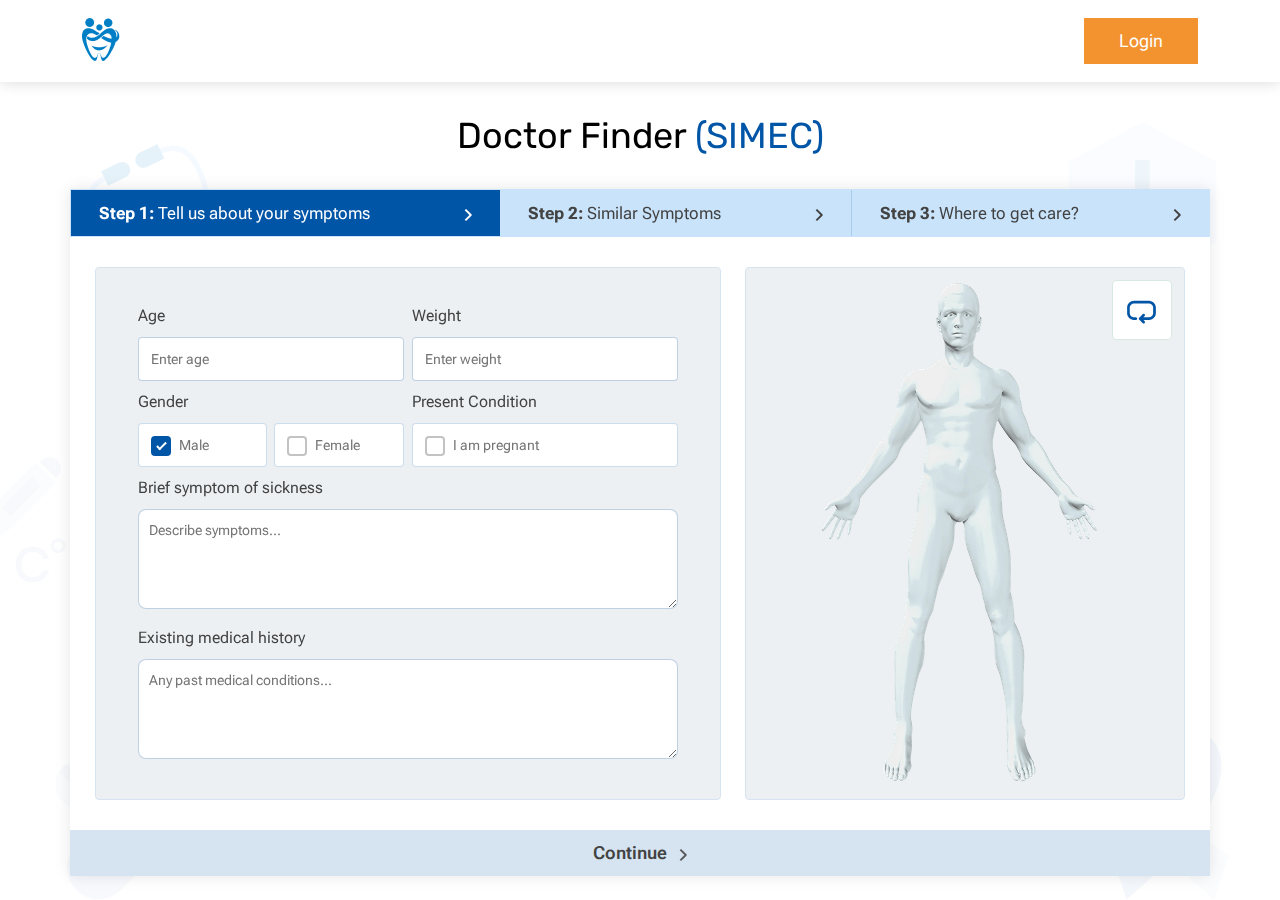
<file: index.html>
<!doctype html>
<html lang="en">
    <head>
        <meta charset="utf-8">
        <meta name="viewport" content="width=device-width, initial-scale=1, maximum-scale=1">
        <meta http-equiv="X-UA-Compatible" content="IE=edge">
        <meta name="keywords" content="Doctor Finder - Doctor, Responsive Website Template">
        <meta name="description" content="Doctor - Doctor, Responsive Website Template">
        <meta name="author" content="Simec Group">
        <title>Doctor || HTML5 Template</title>
        <!-- Font-->
        <link href="https://fonts.googleapis.com/css2?family=Roboto+Flex:opsz,wght@8..144,100..1000&family=Rubik:ital,wght@0,300..900;1,300..900&display=swap" rel="stylesheet">
        <!-- Favicon  Images-->
        <link rel="shortcut icon" href="images/favicon.png">
        <!-- Main Css  -->
        <link rel="stylesheet" href="css/vendors/bootstrap.min.css">
        <!-- Main Css  -->
        <link rel="stylesheet" href="css/main.css">
    </head>
    <body>

      <div id="wrapperContent">
            <header class="top-header">
                <div class="container">
                    <div class="row">
                        <div class="col-lg-12">
                            <div class="login-area d-flex flex-wrap justify-content-between">
                                <div class="logo">
                                    <a href="#"><img src="images/logo.png" alt="Logo"></a>
                                </div>
                                <div class="login-option">
                                    <a class="cstm-btn bg-yellow" href="#">Login</a>
                                </div>
                            </div>
                        </div>
                    </div>
                </div>
            </header>
            <section class="doctorfinder-section position-relative">
                    <div class="component-img">
                        <div class="component1">
                            <img src="images/component1.png" alt="Component">
                        </div>
                        <div class="component2">
                            <img src="images/component2.png" alt="Component">
                        </div>
                        <div class="component3">
                            <img src="images/component3.png" alt="Component">
                        </div>
                        <div class="component4">
                            <img src="images/component4.png" alt="Component">
                        </div>
                        <div class="component5">
                            <img src="images/component5.png" alt="Component">
                        </div>
                        <div class="component6">
                            <img src="images/component6.png" alt="Component">
                        </div>
                    </div>
                    <div class="container">
                        <div class="row">
                        <h2 class="heading-title">Doctor Finder <span>(SIMEC)</span></h2>
                        </div>
                        <div class="row">
                            <div class="symptoms-area p-0">
                                <ul class="nav nav-pills d-flex" id="pills-tab" role="tablist">
                                    <li class="nav-item flex-fill" role="presentation">
                                        <button class="nav-link active w-100 text-start rad" id="pills-home-tab" data-bs-toggle="pill" data-bs-target="#pills-home" type="button" role="tab" aria-controls="pills-home" aria-selected="true">
                                        <div class="icon">
                                                <span class="fw-bold">Step 1:</span> Tell us about your symptoms <span class="float-end"><svg xmlns="http://www.w3.org/2000/svg" width="8" height="14" viewBox="0 0 8 14" fill="none">
        <path fill-rule="evenodd" clip-rule="evenodd" d="M7.46678 7.68175L2.04248 13.1061L0.686646 11.7502L5.43303 7.00384L0.686646 2.25745L2.04248 0.901617L7.46678 6.32592C7.64654 6.50573 7.74752 6.74958 7.74752 7.00384C7.74752 7.25809 7.64654 7.50194 7.46678 7.68175Z" fill="white"/>
        </svg></span>
                                        </div>
                                        </button>
                                    </li>
                                    <li class="nav-item flex-fill" role="presentation">
                                        <button class="nav-link w-100 text-start" id="pills-profile-tab" data-bs-toggle="pill" data-bs-target="#pills-profile" type="button" role="tab" aria-controls="pills-profile" aria-selected="false">
                                            <div class="icon">
                                                <span class="fw-bold"> Step 2:</span> Similar Symptoms <span class="float-end text-black"><svg xmlns="http://www.w3.org/2000/svg" width="8" height="14" viewBox="0 0 8 14" fill="none">
        <path fill-rule="evenodd" clip-rule="evenodd" d="M7.46678 7.68175L2.04248 13.1061L0.686646 11.7502L5.43303 7.00384L0.686646 2.25745L2.04248 0.901617L7.46678 6.32592C7.64654 6.50573 7.74752 6.74958 7.74752 7.00384C7.74752 7.25809 7.64654 7.50194 7.46678 7.68175Z" fill="white"/>
        </svg></span>
                                            </div>
                                        </button>
                                    </li>
                                    <li class="nav-item flex-fill" role="presentation">
                                        <button class="nav-link w-100 text-start" id="pills-contact-tab" data-bs-toggle="pill" data-bs-target="#pills-contact" type="button" role="tab" aria-controls="pills-contact" aria-selected="false">
                                            <div class="icon">
                                                <span class="fw-bold">Step 3:</span> Where to get care?
                                            <span class="float-end text-black"><svg xmlns="http://www.w3.org/2000/svg" width="8" height="14" viewBox="0 0 8 14" fill="none">
        <path fill-rule="evenodd" clip-rule="evenodd" d="M7.46678 7.68175L2.04248 13.1061L0.686646 11.7502L5.43303 7.00384L0.686646 2.25745L2.04248 0.901617L7.46678 6.32592C7.64654 6.50573 7.74752 6.74958 7.74752 7.00384C7.74752 7.25809 7.64654 7.50194 7.46678 7.68175Z" fill="white"/>
        </svg></span>
                                            </div>
                                        </button>
                                    </li>
                                </ul>
                                <div class="tab-content" id="pills-tabContent">
                                    <div class="tab-pane fade show active" id="pills-home" role="tabpanel" aria-labelledby="pills-home-tab" tabindex="0">
                                        <div class="form-wrapper">
                                            <div class="row">
                                                <div class="col-lg-7">
                                                    <div class="form-title">
                                                        <div class="row mb-2">
                                                            <div class="col-md-6 pe-lg-1">
                                                                <label class="form-label">Age</label>
                                                                <input type="text" class="form-control" placeholder="Enter age">
                                                            </div>
                                                            <div class="col-md-6 ps-lg-1">
                                                                <label class="form-label">Weight</label>
                                                                <input type="text" class="form-control" placeholder="Enter weight">
                                                            </div>
                                                        </div>
                                                        <div class="row mb-2">
                                                            <div class="col-md-6 pe-lg-1">
                                                                <label class="form-label">Gender</label>
                                                                <div class="d-flex justify-content-between">
                                                                    <div class="checkinfo">
                                                                        <div class="d-flex gap-2">
                                                                            <label class="custom-checkbox">
                                                                            <input type="checkbox" checked>
                                                                                <span class="ms-1">Male</span>
                                                                            </label>
                                                                        </div>
                                                                    </div>

                                                                    <div class="checkinfo">
                                                                        <div class="d-flex gap-2">
                                                                            <label class="custom-checkbox">
                                                                            <input type="checkbox">
                                                                                <span class="ms-1">Female</span>
                                                                            </label>
                                                                        </div>
                                                                    </div>
                                                                </div>
                                                            </div>
                                                            <div class="col-md-6 ps-lg-1">
                                                                <label class="form-label">Present Condition</label>
                                                                <div class="checkinfo w-100">
                                                                    <label class="custom-checkbox">
                                                                    <input type="checkbox">
                                                                        <span class="ms-1">I am pregnant</span>
                                                                    </label>
                                                                </div>
                                                            </div>
                                                        </div>
                                                        <div class="mb-3">
                                                            <label class="form-label">Brief symptom of sickness</label>
                                                            <textarea class="form-control" rows="3" placeholder="Describe symptoms..."></textarea>
                                                        </div>

                                                        <div>
                                                            <label class="form-label">Existing medical history</label>
                                                            <textarea class="form-control" rows="3" placeholder="Any past medical conditions..."></textarea>
                                                        </div>
                                                    </div>
                                                </div>
                                                <div class="col-lg-5">
                                                    <div class="patient-area position-relative">
                                                        <img class="img-fluid" src="images/2.png" alt="Patient">
                                                        <a class="screen-icon" href="#"><img src="images/screen.png" alt="Screen"></a>
                                                    </div>
                                                </div>
                                            </div>
                                        </div>
                                    </div>
                                    <div class="tab-pane fade" id="pills-profile" role="tabpanel" aria-labelledby="pills-profile-tab" tabindex="0">
                                        <div class="symptoms-content">
                                            <div class="row">
                                                <h3 class="symptom-head">Similar Symptoms</h3>
                                                <div class="col-lg-6">
                                                    <div class="symptoms-list">
                                                        <div class="checkinfo w-100">
                                                            <div class="d-flex gap-2 align-items-stretch">
                                                                <label class="custom-checkbox">
                                                                <input type="checkbox" checked="">
                                                                    <span class="ms-1">Sudden onset of headache</span>
                                                                </label>
                                                            </div>
                                                        </div>
                                                    </div>
                                                </div>
                                                <div class="col-lg-6">
                                                    <div class="symptoms-list">
                                                        <div class="checkinfo w-100">
                                                            <div class="d-flex gap-2 align-items-stretch">
                                                                <label class="custom-checkbox">
                                                                <input type="checkbox">
                                                                    <span class="ms-1">Nausea or vomiting</span>
                                                                </label>
                                                            </div>
                                                        </div>
                                                    </div>
                                                </div>
                                                <div class="col-lg-6">
                                                    <div class="symptoms-list">
                                                        <div class="checkinfo w-100">
                                                            <div class="d-flex gap-2 align-items-stretch">
                                                                <label class="custom-checkbox">
                                                                <input type="checkbox">
                                                                <span class="ms-1"> Fever</span>
                                                                </label>
                                                            </div>
                                                        </div>
                                                    </div>
                                                </div>
                                                <div class="col-lg-6">
                                                    <div class="symptoms-list">
                                                        <div class="checkinfo w-100">
                                                            <div class="d-flex gap-2 align-items-stretch">
                                                                <label class="custom-checkbox">
                                                                <input type="checkbox">
                                                                
                                                                    <span class="ms-1"> Stiff neck</span>
                                                                </label>
                                                            </div>
                                                        </div>
                                                    </div>
                                                </div>
                                                <div class="col-lg-6">
                                                    <div class="symptoms-list">
                                                        <div class="checkinfo w-100">
                                                            <div class="d-flex gap-2 align-items-stretch">
                                                                <label class="custom-checkbox">
                                                                <input type="checkbox">
                                                                    
                                                                    <span class="ms-1">Vision changes (blurry, double vision, loss of vision) Weakness or numbness in limbs Lorem Ipsum is simply dummy text of the printing and typesetting industry. </span>
                                                               
                                                                
                                                                </label>
                                                            </div>
                                                        </div>
                                                    </div>
                                                </div>
                                                <div class="col-lg-6">
                                                    <div class="symptoms-list">
                                                        <div class="checkinfo w-100">
                                                            <div class="d-flex gap-2 align-items-stretch">
                                                                <label class="custom-checkbox">
                                                                <input type="checkbox">
                                                                <span class="ms-1">Difficulty speaking or understanding speech Loss of consciousness</span>
                                                                </label>
                                                            </div>
                                                        </div>
                                                    </div>
                                                </div>
                                                <div class="col-lg-6">
                                                    <div class="symptoms-list">
                                                        <div class="checkinfo w-100">
                                                            <div class="d-flex gap-2 align-items-stretch">
                                                                <label class="custom-checkbox">
                                                                <input type="checkbox">
                                                                <span class="ms-1">Sensitivity to light or sound</span>
                                                                </label>
                                                            </div>
                                                        </div>
                                                    </div>
                                                </div>
                                                <div class="col-lg-6">
                                                    <div class="symptoms-list">
                                                        <div class="checkinfo w-100">
                                                            <div class="d-flex gap-2 align-items-stretch">
                                                                <label class="custom-checkbox">
                                                                <input type="checkbox">
                                                             <span class="ms-1">Vision changes (blurry, double vision, loss of vision) Weakness or numbness in limbs Lorem Ipsum is simply dummy text of the printing and typesetting industry. sdfjljlsd sdfjlskd sd sdkfjlkjs sdlf sa sdlkfa asdfkj aasdjfj</span>
                                                                </label>
                                                            </div>
                                                        </div>
                                                    </div>
                                                </div>
                                                
                                            </div> 
                                        </div>
                                    </div>
                                    <div class="tab-pane fade" id="pills-contact" role="tabpanel" aria-labelledby="pills-contact-tab" tabindex="0">
                                        <div class="department-area">
                                            <div class="row">
                                                <h3 class="symptom-head">Select Your Department</h3>
                                                <div class="col-lg-4 col-md-6 col-sm-12">
                                                    <a href="#">
                                                        <div class="department-box">
                                                            <div class="icon">
                                                                <img src="images/dep_icon.png" alt="Department Icon">
                                                            </div>
                                                            <div class="content">
                                                                <p>Dept: <span class="text-blue-700 font-bold">Orthopaedics</span></p>
                                                                <p >Professors: <span class="text-blue-700 font-bold">5</span></p>
                                                                <p>Consultant: <span class="text-blue-700 font-bold">1</span></p>
                                                            </div>
                                                        </div>
                                                    </a>
                                                </div>
                                                <div class="col-lg-4 col-md-6 col-sm-12">
                                                    <a href="#">
                                                        <div class="department-box">
                                                            <div class="icon">
                                                                <img src="images/dep_icon2.png" alt="Department Icon">
                                                            </div>
                                                            <div class="content">
                                                                <p>Dept: <span class="text-blue-700 font-bold">Medicine</span></p>
                                                                <p >Professors: <span class="text-blue-700 font-bold">5</span></p>
                                                                <p>Consultant: <span class="text-blue-700 font-bold">1</span></p>
                                                            </div>
                                                        </div>
                                                    </a>
                                                </div>
                                                <div class="col-lg-4 col-md-6 col-sm-12">
                                                    <a href="#">
                                                        <div class="department-box">
                                                            <div class="icon">
                                                                <img src="images/dep_icon.png" alt="Department Icon">
                                                            </div>
                                                            <div class="content">
                                                                <p>Dept: <span class="text-blue-700 font-bold">Orthopaedics</span></p>
                                                                <p >Professors: <span class="text-blue-700 font-bold">5</span></p>
                                                                <p>Consultant: <span class="text-blue-700 font-bold">1</span></p>
                                                            </div>
                                                        </div>
                                                    </a>
                                                </div>
                                            </div>
                                        </div>
                                    </div>
                                
                                </div>
                                <div class="submit-area">
                                    <button class="cstm-btn" type="submit">Continue  <span class="ms-2"><svg xmlns="http://www.w3.org/2000/svg" width="8" height="14" viewBox="0 0 8 14" fill="none">
        <path fill-rule="evenodd" clip-rule="evenodd" d="M7.46678 7.68175L2.04248 13.1061L0.686646 11.7502L5.43303 7.00384L0.686646 2.25745L2.04248 0.901617L7.46678 6.32592C7.64654 6.50573 7.74752 6.74958 7.74752 7.00384C7.74752 7.25809 7.64654 7.50194 7.46678 7.68175Z" fill="white"/>
        </svg></span></button>
                                </div>
                            </div>
                        </div>
                    </div>
            </section>
      </div>
        
        
        <!--Script & Plugin Start-->
        <!--jquery-->
        <script src="js/vendors/jquery-3.7.1.min.js"></script>
        <!--Main Js-->
        <script src="js/vendors/bootstrap.bundle.min.js"></script>
        <script src="js/main.js"></script>
        <!--Script & Plugin End-->   
      
    </body>
</html>
</file>
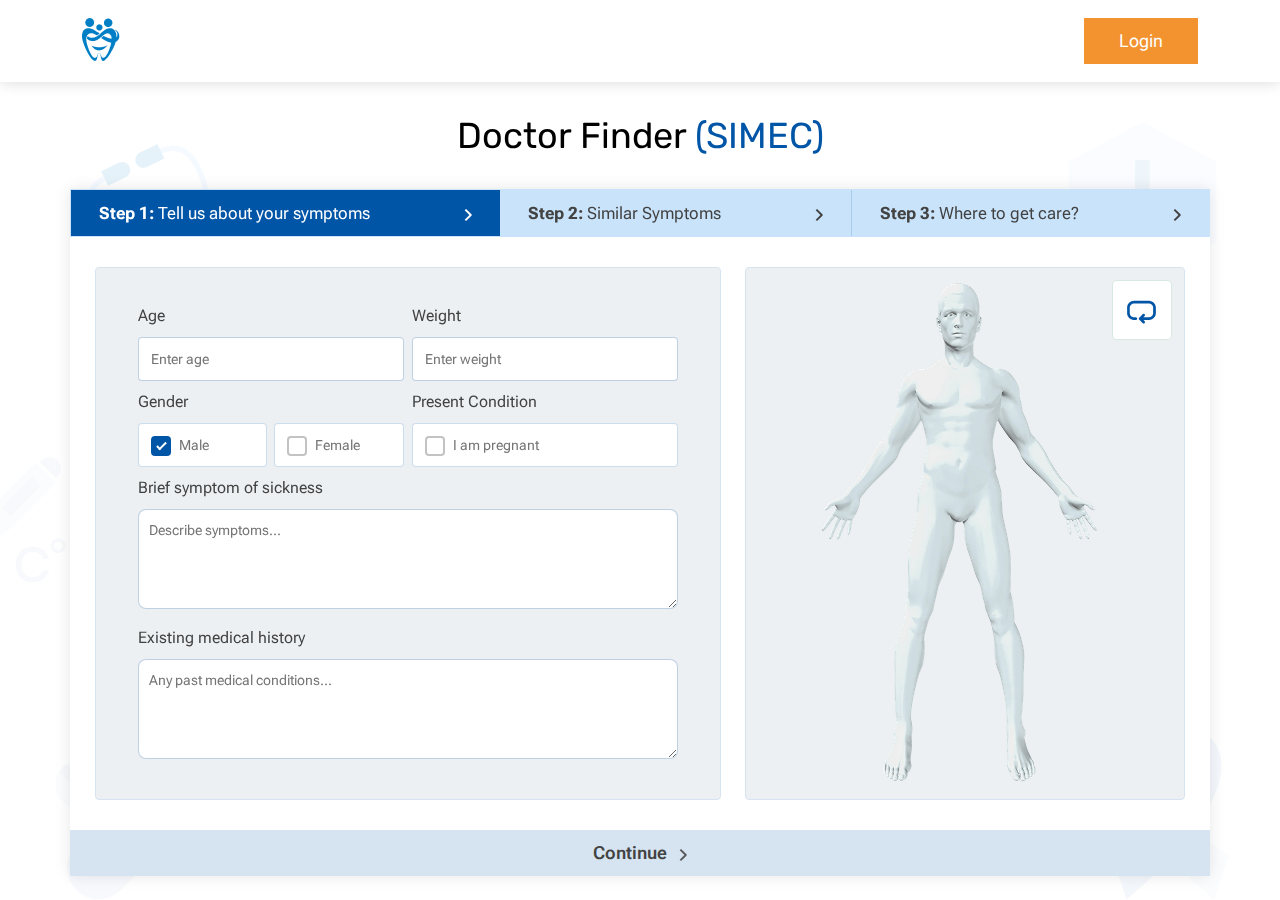
<file: index2.html>
<!doctype html>
<html lang="en">
    <head>
        <meta charset="utf-8">
        <meta name="viewport" content="width=device-width, initial-scale=1, maximum-scale=1">
        <meta http-equiv="X-UA-Compatible" content="IE=edge">
        <meta name="keywords" content="Doctor Finder - Doctor, Responsive Website Template">
        <meta name="description" content="Doctor - Doctor, Responsive Website Template">
        <meta name="author" content="Simec Group">
        <title>Doctor || HTML5 Template</title>
        <!-- Font-->
        <link href="https://fonts.googleapis.com/css2?family=Roboto+Flex:opsz,wght@8..144,100..1000&family=Rubik:ital,wght@0,300..900;1,300..900&display=swap" rel="stylesheet">
        <!-- Favicon  Images-->
        <link rel="shortcut icon" href="images/favicon.png">
        <!-- Main Css  -->
        <link rel="stylesheet" href="css/vendors/bootstrap.min.css">
        <!-- Main Css  -->
        <link rel="stylesheet" href="css/main.css">
    </head>
    <body>

      <div id="wrapperContent">
            <header class="top-header">
                <div class="container">
                    <div class="row">
                        <div class="col-lg-12">
                            <div class="login-area d-flex flex-wrap justify-content-between">
                                <div class="logo">
                                    <a href="#"><img src="images/logo.png" alt="Logo"></a>
                                </div>
                                <div class="login-option">
                                    <a class="cstm-btn bg-yellow" href="#">Login</a>
                                </div>
                            </div>
                        </div>
                    </div>
                </div>
            </header>
            <section class="doctorfinder-section position-relative">
                    <div class="component-img">
                        <div class="component1">
                            <img src="images/component1.png" alt="Component">
                        </div>
                        <div class="component2">
                            <img src="images/component2.png" alt="Component">
                        </div>
                        <div class="component3">
                            <img src="images/component3.png" alt="Component">
                        </div>
                        <div class="component4">
                            <img src="images/component4.png" alt="Component">
                        </div>
                        <div class="component5">
                            <img src="images/component5.png" alt="Component">
                        </div>
                        <div class="component6">
                            <img src="images/component6.png" alt="Component">
                        </div>
                    </div>
                    <div class="container">
                        <div class="row">
                        <h2 class="heading-title">Doctor Finder <span>(SIMEC)</span></h2>
                        </div>
                        <div class="row">
                            <div class="symptoms-area p-0">
                                <ul class="nav nav-pills d-flex" id="pills-tab" role="tablist">
                                    <li class="nav-item flex-fill" role="presentation">
                                        <button class="nav-link active w-100 text-start rad" id="pills-home-tab" data-bs-toggle="pill" data-bs-target="#pills-home" type="button" role="tab" aria-controls="pills-home" aria-selected="true">
                                        <div class="icon">
                                                <span class="fw-bold">Step 1:</span> Tell us about your symptoms <span class="float-end"><svg xmlns="http://www.w3.org/2000/svg" width="8" height="14" viewBox="0 0 8 14" fill="none">
        <path fill-rule="evenodd" clip-rule="evenodd" d="M7.46678 7.68175L2.04248 13.1061L0.686646 11.7502L5.43303 7.00384L0.686646 2.25745L2.04248 0.901617L7.46678 6.32592C7.64654 6.50573 7.74752 6.74958 7.74752 7.00384C7.74752 7.25809 7.64654 7.50194 7.46678 7.68175Z" fill="white"/>
        </svg></span>
                                        </div>
                                        </button>
                                    </li>
                                    <li class="nav-item flex-fill" role="presentation">
                                        <button class="nav-link w-100 text-start" id="pills-profile-tab" data-bs-toggle="pill" data-bs-target="#pills-profile" type="button" role="tab" aria-controls="pills-profile" aria-selected="false">
                                            <div class="icon">
                                                <span class="fw-bold"> Step 2:</span> Similar Symptoms <span class="float-end text-black"><svg xmlns="http://www.w3.org/2000/svg" width="8" height="14" viewBox="0 0 8 14" fill="none">
        <path fill-rule="evenodd" clip-rule="evenodd" d="M7.46678 7.68175L2.04248 13.1061L0.686646 11.7502L5.43303 7.00384L0.686646 2.25745L2.04248 0.901617L7.46678 6.32592C7.64654 6.50573 7.74752 6.74958 7.74752 7.00384C7.74752 7.25809 7.64654 7.50194 7.46678 7.68175Z" fill="white"/>
        </svg></span>
                                            </div>
                                        </button>
                                    </li>
                                    <li class="nav-item flex-fill" role="presentation">
                                        <button class="nav-link w-100 text-start" id="pills-contact-tab" data-bs-toggle="pill" data-bs-target="#pills-contact" type="button" role="tab" aria-controls="pills-contact" aria-selected="false">
                                            <div class="icon">
                                                <span class="fw-bold">Step 3:</span> Where to get care?
                                            <span class="float-end text-black"><svg xmlns="http://www.w3.org/2000/svg" width="8" height="14" viewBox="0 0 8 14" fill="none">
        <path fill-rule="evenodd" clip-rule="evenodd" d="M7.46678 7.68175L2.04248 13.1061L0.686646 11.7502L5.43303 7.00384L0.686646 2.25745L2.04248 0.901617L7.46678 6.32592C7.64654 6.50573 7.74752 6.74958 7.74752 7.00384C7.74752 7.25809 7.64654 7.50194 7.46678 7.68175Z" fill="white"/>
        </svg></span>
                                            </div>
                                        </button>
                                    </li>
                                </ul>
                                <div class="tab-content" id="pills-tabContent">
                                    <div class="tab-pane fade show active" id="pills-home" role="tabpanel" aria-labelledby="pills-home-tab" tabindex="0">
                                        <div class="form-wrapper">
                                            <div class="row">
                                                <div class="col-lg-7">
                                                    <div class="form-title">
                                                        <div class="row mb-2">
                                                            <div class="col-md-6 pe-lg-1">
                                                                <label class="form-label">Age</label>
                                                                <input type="text" class="form-control" placeholder="Enter age">
                                                            </div>
                                                            <div class="col-md-6 ps-lg-1">
                                                                <label class="form-label">Weight</label>
                                                                <input type="text" class="form-control" placeholder="Enter weight">
                                                            </div>
                                                        </div>
                                                        <div class="row mb-2">
                                                            <div class="col-md-6 pe-lg-1">
                                                                <label class="form-label">Gender</label>
                                                                <div class="d-flex justify-content-between">
                                                                    <div class="checkinfo">
                                                                        <div class="d-flex gap-2">
                                                                            <label class="custom-checkbox">
                                                                            <input type="checkbox" checked>
                                                                                <span class="ms-1">Male</span>
                                                                            </label>
                                                                        </div>
                                                                    </div>

                                                                    <div class="checkinfo">
                                                                        <div class="d-flex gap-2">
                                                                            <label class="custom-checkbox">
                                                                            <input type="checkbox">
                                                                                <span class="ms-1">Female</span>
                                                                            </label>
                                                                        </div>
                                                                    </div>
                                                                </div>
                                                            </div>
                                                            <div class="col-md-6 ps-lg-1">
                                                                <label class="form-label">Present Condition</label>
                                                                <div class="checkinfo w-100">
                                                                    <label class="custom-checkbox">
                                                                    <input type="checkbox">
                                                                        <span class="ms-1">I am pregnant</span>
                                                                    </label>
                                                                </div>
                                                            </div>
                                                        </div>
                                                        <div class="mb-3">
                                                            <label class="form-label">Brief symptom of sickness</label>
                                                            <textarea class="form-control" rows="3" placeholder="Describe symptoms..."></textarea>
                                                        </div>

                                                        <div>
                                                            <label class="form-label">Existing medical history</label>
                                                            <textarea class="form-control" rows="3" placeholder="Any past medical conditions..."></textarea>
                                                        </div>
                                                    </div>
                                                </div>
                                                <div class="col-lg-5">
                                                    <div class="patient-area position-relative">
                                                        <img class="img-fluid" src="images/2.png" alt="Patient">
                                                        <a class="screen-icon" href="#"><img src="images/screen.png" alt="Screen"></a>
                                                    </div>
                                                </div>
                                            </div>
                                        </div>
                                    </div>
                                    <div class="tab-pane fade" id="pills-profile" role="tabpanel" aria-labelledby="pills-profile-tab" tabindex="0">
                                        <div class="symptoms-content">
                                            <div class="row">
                                                <h3 class="symptom-head">Similar Symptoms</h3>
                                                <div class="col-lg-6">
                                                    <div class="symptoms-list">
                                                        <div class="checkinfo w-100">
                                                            <div class="d-flex gap-2 align-items-stretch">
                                                                <label class="custom-checkbox">
                                                                <input type="checkbox" checked="">
                                                                    <span class="ms-1">Sudden onset of headache</span>
                                                                </label>
                                                            </div>
                                                        </div>
                                                    </div>
                                                </div>
                                                <div class="col-lg-6">
                                                    <div class="symptoms-list">
                                                        <div class="checkinfo w-100">
                                                            <div class="d-flex gap-2 align-items-stretch">
                                                                <label class="custom-checkbox">
                                                                <input type="checkbox">
                                                                    <span class="ms-1">Nausea or vomiting</span>
                                                                </label>
                                                            </div>
                                                        </div>
                                                    </div>
                                                </div>
                                                <div class="col-lg-6">
                                                    <div class="symptoms-list">
                                                        <div class="checkinfo w-100">
                                                            <div class="d-flex gap-2 align-items-stretch">
                                                                <label class="custom-checkbox">
                                                                <input type="checkbox">
                                                                <span class="ms-1"> Fever</span>
                                                                </label>
                                                            </div>
                                                        </div>
                                                    </div>
                                                </div>
                                                <div class="col-lg-6">
                                                    <div class="symptoms-list">
                                                        <div class="checkinfo w-100">
                                                            <div class="d-flex gap-2 align-items-stretch">
                                                                <label class="custom-checkbox">
                                                                <input type="checkbox">
                                                                
                                                                    <span class="ms-1"> Stiff neck</span>
                                                                </label>
                                                            </div>
                                                        </div>
                                                    </div>
                                                </div>
                                                <div class="col-lg-6">
                                                    <div class="symptoms-list">
                                                        <div class="checkinfo w-100">
                                                            <div class="d-flex gap-2 align-items-stretch">
                                                                <label class="custom-checkbox">
                                                                <input type="checkbox">
                                                                    
                                                                    <span class="ms-1">Vision changes (blurry, double vision, loss of vision) Weakness or numbness in limbs Lorem Ipsum is simply dummy text of the printing and typesetting industry. </span>
                                                               
                                                                
                                                                </label>
                                                            </div>
                                                        </div>
                                                    </div>
                                                </div>
                                                <div class="col-lg-6">
                                                    <div class="symptoms-list">
                                                        <div class="checkinfo w-100">
                                                            <div class="d-flex gap-2 align-items-stretch">
                                                                <label class="custom-checkbox">
                                                                <input type="checkbox">
                                                                <span class="ms-1">Difficulty speaking or understanding speech Loss of consciousness</span>
                                                                </label>
                                                            </div>
                                                        </div>
                                                    </div>
                                                </div>
                                                <div class="col-lg-6">
                                                    <div class="symptoms-list">
                                                        <div class="checkinfo w-100">
                                                            <div class="d-flex gap-2 align-items-stretch">
                                                                <label class="custom-checkbox">
                                                                <input type="checkbox">
                                                                <span class="ms-1">Sensitivity to light or sound</span>
                                                                </label>
                                                            </div>
                                                        </div>
                                                    </div>
                                                </div>
                                                <div class="col-lg-6">
                                                    <div class="symptoms-list">
                                                        <div class="checkinfo w-100">
                                                            <div class="d-flex gap-2 align-items-stretch">
                                                                <label class="custom-checkbox">
                                                                <input type="checkbox">
                                                             <span class="ms-1">Vision changes (blurry, double vision, loss of vision) Weakness or numbness in limbs Lorem Ipsum is simply dummy text of the printing and typesetting industry. sdfjljlsd sdfjlskd sd sdkfjlkjs sdlf sa sdlkfa asdfkj aasdjfj</span>
                                                                </label>
                                                            </div>
                                                        </div>
                                                    </div>
                                                </div>
                                                
                                            </div> 
                                        </div>
                                    </div>
                                    <div class="tab-pane fade" id="pills-contact" role="tabpanel" aria-labelledby="pills-contact-tab" tabindex="0">
                                        <div class="row doctor-bg position-relative">
                                            <div id="toggleButton">
                                                <a href="#"><svg xmlns="http://www.w3.org/2000/svg" width="40" height="40" viewBox="0 0 24 24"><path fill="none" stroke="currentColor" stroke-linecap="round" stroke-linejoin="round" stroke-width="1.5" d="m7 10l5 5l5-5"/></svg></a>
                                            </div>
                                            <div class="col-lg-3">
                                                <div class="department-info">
                                                <ul>
                                                        <li><img class="mb-2 rounded-1" src="images/dep.png" alt="Department"></li>
                                                        <li><span>Dep:</span> Orthopadics </li>
                                                        <li><span>Professor:</span> 5 </li>
                                                        <li><span>Consultant:</span> 1 </li>
                                                        <li><span>Others:</span>3</li>
                                                </ul>
                                                </div>
                                            </div>
                                            <div class="col-lg-9">
                                                <div class="doctor-list text-center d-flex gap-3 justify-content-between flex-wrap">
                                                <div class="doctor-info">
                                                        <img class="img-fluid rounded-1" src="images/doctor.png" alt="Doctor">
                                                        <h4 class="doctor-name">Dr. Jahid Iqbal</h4>
                                                        <span class="designantion-title">Head of the Dept. </span>
                                                </div>
                                                <div class="doctor-info">
                                                        <img class="img-fluid rounded-1" src="images/doctor.png" alt="Doctor">
                                                        <h4 class="doctor-name">Dr. Jahid Iqbal</h4>
                                                        <span class="designantion-title">Head of the Dept. </span>
                                                </div>
                                                <div class="doctor-info">
                                                        <img class="img-fluid rounded-1" src="images/doctor.png" alt="Doctor">
                                                        <h4 class="doctor-name">Dr. Jahid Iqbal</h4>
                                                        <span class="designantion-title">Head of the Dept. </span>
                                                </div>
                                                    <div class="doctor-info">
                                                        <img class="img-fluid rounded-1" src="images/doctor.png" alt="Doctor">
                                                        <h4 class="doctor-name">Dr. Jahid Iqbal</h4>
                                                        <span class="designantion-title">Head of the Dept. </span>
                                                </div>
                                                </div>
                                                <div id="toggleContent">
                                                    <div class="doctor-list doctor-list-profile text-center d-flex gap-3 justify-content-between flex-wrap mt-3">
                                                    <div class="doctor-info">
                                                            <img class="img-fluid rounded-1" src="images/doctor.png" alt="Doctor">
                                                            <h4 class="doctor-name">Dr. Jahid Iqbal</h4>
                                                            <span class="designantion-title">Head of the Dept. </span>
                                                    </div>
                                                    <div class="doctor-info">
                                                            <img class="img-fluid rounded-1" src="images/doctor.png" alt="Doctor">
                                                            <h4 class="doctor-name">Dr. Jahid Iqbal</h4>
                                                            <span class="designantion-title">Head of the Dept. </span>
                                                    </div>
                                                    <div class="doctor-info">
                                                            <img class="img-fluid rounded-1" src="images/doctor.png" alt="Doctor">
                                                            <h4 class="doctor-name">Dr. Jahid Iqbal</h4>
                                                            <span class="designantion-title">Head of the Dept. </span>
                                                    </div>
                                                        <div class="doctor-info">
                                                            <img class="img-fluid rounded-1" src="images/doctor.png" alt="Doctor">
                                                            <h4 class="doctor-name">Dr. Jahid Iqbal</h4>
                                                            <span class="designantion-title">Head of the Dept. </span>
                                                    </div>
                                                    </div>
                                                </div>
                                            </div>
                                        </div>
                                        <div class="row doctor-bg position-relative">
                                            <div id="toggleButton2">
                                                <a href="#"><svg xmlns="http://www.w3.org/2000/svg" width="40" height="40" viewBox="0 0 24 24"><path fill="none" stroke="currentColor" stroke-linecap="round" stroke-linejoin="round" stroke-width="1.5" d="m7 10l5 5l5-5"/></svg></a>
                                            </div>
                                            <div class="col-lg-3">
                                                <div class="department-info">
                                                <ul>
                                                        <li><img class="mb-2 rounded-1" src="images/dep.png" alt="Department"></li>
                                                        <li><span>Dep:</span> Orthopadics </li>
                                                        <li><span>Professor:</span> 5 </li>
                                                        <li><span>Consultant:</span> 1 </li>
                                                        <li><span>Others:</span>3</li>
                                                </ul>
                                                </div>
                                            </div>
                                            <div class="col-lg-9">
                                                <div class="doctor-list text-center d-flex gap-3 justify-content-between flex-wrap">
                                                <div class="doctor-info">
                                                        <img class="img-fluid rounded-1" src="images/doctor.png" alt="Doctor">
                                                        <h4 class="doctor-name">Dr. Jahid Iqbal</h4>
                                                        <span class="designantion-title">Head of the Dept. </span>
                                                </div>
                                                <div class="doctor-info">
                                                        <img class="img-fluid rounded-1" src="images/doctor.png" alt="Doctor">
                                                        <h4 class="doctor-name">Dr. Jahid Iqbal</h4>
                                                        <span class="designantion-title">Head of the Dept. </span>
                                                </div>
                                                <div class="doctor-info">
                                                        <img class="img-fluid rounded-1" src="images/doctor.png" alt="Doctor">
                                                        <h4 class="doctor-name">Dr. Jahid Iqbal</h4>
                                                        <span class="designantion-title">Head of the Dept. </span>
                                                </div>
                                                    <div class="doctor-info">
                                                        <img class="img-fluid rounded-1" src="images/doctor.png" alt="Doctor">
                                                        <h4 class="doctor-name">Dr. Jahid Iqbal</h4>
                                                        <span class="designantion-title">Head of the Dept. </span>
                                                </div>
                                                </div>
                                                <div id="toggleContent2">
                                                    <div class="doctor-list doctor-list-profile text-center d-flex gap-3 justify-content-between flex-wrap mt-3">
                                                    <div class="doctor-info">
                                                            <img class="img-fluid rounded-1" src="images/doctor.png" alt="Doctor">
                                                            <h4 class="doctor-name">Dr. Jahid Iqbal</h4>
                                                            <span class="designantion-title">Head of the Dept. </span>
                                                    </div>
                                                    <div class="doctor-info">
                                                            <img class="img-fluid rounded-1" src="images/doctor.png" alt="Doctor">
                                                            <h4 class="doctor-name">Dr. Jahid Iqbal</h4>
                                                            <span class="designantion-title">Head of the Dept. </span>
                                                    </div>
                                                    <div class="doctor-info">
                                                            <img class="img-fluid rounded-1" src="images/doctor.png" alt="Doctor">
                                                            <h4 class="doctor-name">Dr. Jahid Iqbal</h4>
                                                            <span class="designantion-title">Head of the Dept. </span>
                                                    </div>
                                                        <div class="doctor-info">
                                                            <img class="img-fluid rounded-1" src="images/doctor.png" alt="Doctor">
                                                            <h4 class="doctor-name">Dr. Jahid Iqbal</h4>
                                                            <span class="designantion-title">Head of the Dept. </span>
                                                    </div>
                                                    </div>
                                                </div>
                                            </div>
                                        </div>
                                    </div>
                                
                                </div>
                                <div class="submit-area">
                                    <button class="cstm-btn" type="submit">Continue  <span class="ms-2"><svg xmlns="http://www.w3.org/2000/svg" width="8" height="14" viewBox="0 0 8 14" fill="none">
        <path fill-rule="evenodd" clip-rule="evenodd" d="M7.46678 7.68175L2.04248 13.1061L0.686646 11.7502L5.43303 7.00384L0.686646 2.25745L2.04248 0.901617L7.46678 6.32592C7.64654 6.50573 7.74752 6.74958 7.74752 7.00384C7.74752 7.25809 7.64654 7.50194 7.46678 7.68175Z" fill="white"/>
        </svg></span></button>
                                </div>
                            </div>
                        </div>
                    </div>
            </section>
      </div>
        
        
        <!--Script & Plugin Start-->
        <!--jquery-->
        <script src="js/vendors/jquery-3.7.1.min.js"></script>
        <!--Main Js-->
        <script src="js/vendors/bootstrap.bundle.min.js"></script>
        <script src="js/main.js"></script>
        <!--Script & Plugin End-->   
      
    </body>
</html>
</file>
<file: css/main.css>
/*======================================
	Header CSS
========================================*/
/*===== NAVBAR =====*/
.top-header {
  box-shadow: 0px 0px 15px 0px rgba(0, 0, 0, 0.15);
  padding: 18px;
}

* {
  margin: 0px;
  padding: 0px;
}

body {
  font-weight: 400;
  -webkit-font-smoothing: antialiased;
  -moz-font-smoothing: antialiased;
  text-rendering: optimizeLegibility;
  font-family: "Roboto Flex", sans-serif;
  font-size: 16px;
  line-height: 26px;
  color: #000000;
}

ul {
  margin: 0px;
  padding: 0px;
}
ul li {
  list-style: none;
}
ul li a {
  text-decoration: none;
}

figure {
  margin: 0px;
}

h1 {
  font-size: 68px;
}

h2 {
  font-size: 36px;
}

h3 {
  font-size: 32px;
}

h4 {
  font-size: 24px;
}

h5 {
  font-size: 18px;
}

h6 {
  font-size: 16px;
}

h1, h2, h3, h4, h5, h6, h1 a, h2 a, h3 a, h4 a, h5 a, h6 a {
  font-weight: normal;
  color: #000000;
  margin: 0px;
  padding: 0px;
}

h1, h2, h3, h4, h5, h6 {
  font-family: "Rubik", sans-serif;
}

p {
  margin: 0px;
  padding: 0px;
  font-family: "Roboto Flex", sans-serif;
  font-weight: 400;
  font-size: 16px;
}

a {
  -webkit-transition: all 0.3s ease 0s;
  -moz-transition: all 0.3s ease 0s;
  -o-transition: all 0.3s ease 0s;
  -ms-transition: all 0.3s ease 0s;
  transition: all 0.3s ease 0s;
  font-weight: normal;
  color: inherit;
  font-family: inherit;
  text-decoration: none;
}

a:hover, a:focus, a.active {
  text-decoration: none;
  color: inherit;
  transition: 0.3s;
}

input {
  -webkit-transition: all 0.3s ease 0s;
  -moz-transition: all 0.3s ease 0s;
  -o-transition: all 0.3s ease 0s;
  -ms-transition: all 0.3s ease 0s;
  transition: all 0.3s ease 0s;
}

input[type=text],
input[type=password],
input[type=date],
input[type=url],
input[type=search],
input[type=text],
input[type=email],
input[type=tel],
input[type=time],
.form-control, textarea, select.form-select, .form-control {
  height: 44px;
  border-radius: 0.25rem;
  box-shadow: none;
  border: none;
  border: 1px solid rgba(0, 85, 167, 0.3);
  color: #000000;
  font-size: 14px;
}
input[type=text]:focus,
input[type=password]:focus,
input[type=date]:focus,
input[type=url]:focus,
input[type=search]:focus,
input[type=text]:focus,
input[type=email]:focus,
input[type=tel]:focus,
input[type=time]:focus,
.form-control:focus, textarea:focus, select.form-select:focus, .form-control:focus {
  box-shadow: none;
  outline: none;
  border: 1px solid rgba(0, 85, 167, 0.3);
}

textarea, textarea.form-control {
  height: auto;
  padding: 10px;
  min-height: 100px;
  width: 100%;
  border-radius: 8px;
  border: 1px solid rgba(0, 85, 167, 0.2);
}

.bg-yellow {
  background-color: #F2932F;
}

.cstm-btn {
  color: #fff;
  padding: 10px 35px;
  display: inline-block;
  font-family: "Roboto Flex", sans-serif;
  font-size: 18px;
}
.cstm-btn:hover {
  color: #fff;
}

.heading-title {
  font-weight: 400;
  color: #000000;
  text-align: center;
  margin-top: 32px;
  margin-bottom: 32px;
  font-family: "Rubik", sans-serif;
}
.heading-title span {
  color: #0055A7;
}

/* 
------------------------------------
All input form css here
------------------------------------
 */
.symptoms-area {
  box-shadow: 0px 0px 15px 0px rgba(0, 0, 0, 0.1);
}

.form-title {
  background-color: #EDF0F3;
  border: 1px solid #D6E4F1;
  padding: 35px 42px 40px;
  border-radius: 4px;
  margin-top: 15px;
}
.form-title label {
  color: #424242;
}
.form-title input {
  border: 1px solid rgba(0, 85, 167, 0.2);
}

.form-title input::placeholder {
  color: rgba(81, 81, 81, 0.8);
  font-size: 14px;
}

.form-title textarea::placeholder {
  color: rgba(81, 81, 81, 0.8);
  font-size: 14px;
}

.checkinfo .custom-checkbox span {
  color: rgba(81, 81, 81, 0.8);
  font-size: 14px;
}

.symptoms-content .checkinfo {
  background: #F8FBFF;
  height: 68px;
}
.symptoms-content .checkinfo .custom-checkbox span {
  color: #424242;
  font-size: 16px;
}

.checkinfo {
  background: #fff;
  padding: 8px 12px;
  border: 1px solid rgba(0, 85, 167, 0.2);
  border-radius: 4px;
  width: 48.7%;
}

.custom-checkbox input[type=checkbox] {
  appearance: none; /* Remove default checkbox style */
  width: 20px; /* Custom width */
  height: 20px; /* Custom height */
  border: 2px solid rgba(135, 135, 135, 0.5); /* Border style */
  border-radius: 4px; /* Optional: rounded corners */
  background-color: #fff; /* Background */
  cursor: pointer;
  vertical-align: middle;
  position: relative;
}

.custom-checkbox input[type=checkbox]:checked {
  background-color: #0055A7; /* Checked background */
  border-color: #0055A7;
}

.custom-checkbox input[type=checkbox]::after {
  content: "";
  position: absolute;
  top: 2px;
  left: 6px;
  width: 5px;
  height: 10px;
  border: solid white;
  border-width: 0 2px 2px 0;
  transform: rotate(45deg);
  display: none;
}

.custom-checkbox input[type=checkbox]:checked::after {
  display: block;
}

.submit-area button {
  width: 100%;
  border: 0;
  background-color: #D6E4F1;
  color: #424242;
  font-weight: 600;
  font-size: 18px;
  transition: 0.3s;
}
.submit-area button:hover {
  background-color: #0055A7;
  color: #fff;
  transition: 0.3s;
}
.submit-area button:hover svg path {
  fill: #fff;
  transition: 0.3s;
}
.submit-area button svg path {
  fill: #595959;
}

.patient-area {
  background-color: #EDF0F3;
  border-radius: 4px;
  text-align: center;
  margin-top: 15px;
  border: 1px solid #D6E4F1;
}

.symptoms-list .custom-checkbox input:checked + span {
  color: #0055A7;
  font-weight: 600;
}

.doctor-name {
  font-weight: 600;
  color: #034992;
  font-size: 16px;
  margin-bottom: 8px;
  margin-top: 15px;
}

.designantion-title {
  font-weight: 500;
  color: #313131;
}

.symptoms-area ul.nav {
  border: 1px solid #C9E3FB;
  background-color: rgb(201, 227, 251);
}
.symptoms-area ul.nav li:nth-child(2) {
  border-right: 1px solid rgba(0, 85, 167, 0.16);
}

.symptoms-area .nav-pills .nav-link {
  color: #424242 !important;
  padding: 10px 28px;
  font-size: 17px;
  font-family: "Roboto Flex", sans-serif;
  border-radius: 0px;
}

.symptoms-area .nav-pills .nav-link path {
  fill: #424242;
}

.symptoms-area .nav-pills .nav-link.active path,
.symptoms-area .nav-pills .show > .nav-link path {
  fill: #fff !important;
}

.symptoms-area .nav-pills .nav-link.active,
.nav-pills .show > .nav-link {
  background-color: #0055A7;
  border-radius: 0px;
  color: #fff !important;
  font-family: "Roboto Flex", sans-serif;
}

.symptoms-area .tab-content {
  padding: 15px 25px 30px;
  background: #fff;
}

.screen-icon {
  position: absolute;
  top: 12px;
  right: 12px;
  width: 60px;
  height: 60px;
  background: white;
  line-height: 60px;
  border-radius: 4px;
  border: 1px solid #D8E9E1;
}

.symptom-head {
  font-size: 21px;
  color: #000000;
}

.symptoms-content {
  padding-top: 40px;
  max-width: 80%;
  margin: 0 auto;
  padding-bottom: 30px;
}

.symptom-head {
  font-size: 21px;
  color: #000000;
  margin-bottom: 15px;
}

.symptoms-list {
  margin-bottom: 15px;
}

.component1 {
  position: absolute;
  left: 48px;
  z-index: -1;
  top: 40px;
}

.component2 {
  position: absolute;
  left: 48px;
  z-index: -1;
  top: 40px;
}

.component2 {
  position: absolute;
  left: 0;
  z-index: -1;
  top: 55%;
  transform: translateY(-50%);
}

.component3 {
  position: absolute;
  left: 0;
  z-index: -1;
  bottom: 0%;
}

.component3 {
  position: absolute;
  left: 4%;
  z-index: -1;
  bottom: -3%;
}

.component4 {
  position: absolute;
  right: 4%;
  top: 5%;
  z-index: -1;
}

.component5 {
  position: fixed;
  right: 10%;
  z-index: -1;
  top: 55%;
  transform: translateY(-50%);
}

.component6 {
  position: absolute;
  right: 4%;
  z-index: -1;
  bottom: -3%;
}

#toggleContent {
  display: none;
}

#toggleContent2 {
  display: none;
}

.doctor-bg {
  background-color: #EDF0F3;
  padding: 30px 50px;
  margin: 20px;
  border-radius: 4px;
}

#toggleButton {
  position: absolute;
  right: 0;
  bottom: 20px;
  width: 60px;
  height: 30px;
}

#toggleButton2 {
  position: absolute;
  right: 0;
  bottom: 20px;
  width: 60px;
  height: 30px;
}

.doctor-info {
  flex: 1 1 calc(25% - 1rem);
  max-width: calc(25% - 1rem);
  box-sizing: border-box;
  text-align: center;
}

.department-info ul li {
  color: #0055A7;
  font-weight: 600;
  font-size: 16px;
  margin-bottom: 4px;
}
.department-info ul li span {
  color: #000000;
  padding-right: 10px;
}

.department-area {
  padding-top: 40px;
  max-width: 56%;
  margin: 0 auto;
  padding-bottom: 30px;
}
.department-area .symptom-head {
  margin-bottom: 45px;
}

.department-area .department-box {
  background-color: #D6E4F1;
  border: 1px solid #C7DBED;
  padding: 30px;
  border-radius: 12px;
  margin-bottom: 30px;
}
.department-area .department-box .icon {
  width: 70px;
  height: 70px;
  border-radius: 100px;
  background-color: #fff;
  border: 1px solid #C7DBED;
  text-align: center;
  margin: 0 auto;
  padding: 14px;
}
.department-area .department-box .content {
  margin-top: 18px;
}
.department-area .department-box .content p {
  color: #313131;
  font-family: "Roboto Flex", sans-serif;
  font-size: 16px;
  font-weight: 500;
  margin-bottom: 4px;
}
.department-area .department-box .content p span {
  font-weight: 600;
  color: #034992;
}

@media (max-width: 1399px) {
  .department-area {
    max-width: 80%;
  }
}
@media (max-width: 991px) {
  .symptoms-content {
    padding-top: 15px;
    padding-bottom: 0px;
  }
  .symptoms-area ul li:nth-child(2) {
    border-right: none;
  }
  .submit-area button {
    border-radius: 4px;
  }
  .symptoms-area {
    border-radius: 4px;
  }
  .symptoms-area .nav {
    border-radius: 4px;
  }
  .symptoms-area .nav-pills .nav-link.active,
  .nav-pills .show > .nav-link {
    border-top-right-radius: 4px;
    border-top-left-radius: 4px;
  }
  .doctor-info {
    flex: 1 1 calc(33% - 1rem);
    max-width: calc(33% - 1rem);
  }
  .department-info {
    margin-bottom: 30px;
  }
}
@media (max-width: 768px) {
  .doctor-info {
    flex: 1 1 calc(50% - 1rem);
    max-width: calc(50% - 1rem);
  }
}
@media (max-width: 767px) {
  .department-box {
    text-align: center;
  }
}
@media (max-width: 576px) {
  .heading-title {
    font-size: 26px;
  }
  .form-title {
    padding: 35px 15px 40px;
  }
  .symptoms-area .nav {
    margin: 0px 15px;
  }
  .symptoms-area .tab-content {
    padding: 15px 15px 30px;
  }
  .component3,
  .component6,
  .component1 {
    display: none;
  }
  .submit-area {
    margin: 0px 15px;
  }
}
@media (max-width: 400px) {
  .doctor-info {
    flex: 1 1 calc(100% - 1rem);
    max-width: calc(100% - 1rem);
  }
}/*# sourceMappingURL=main.css.map */
</file>
